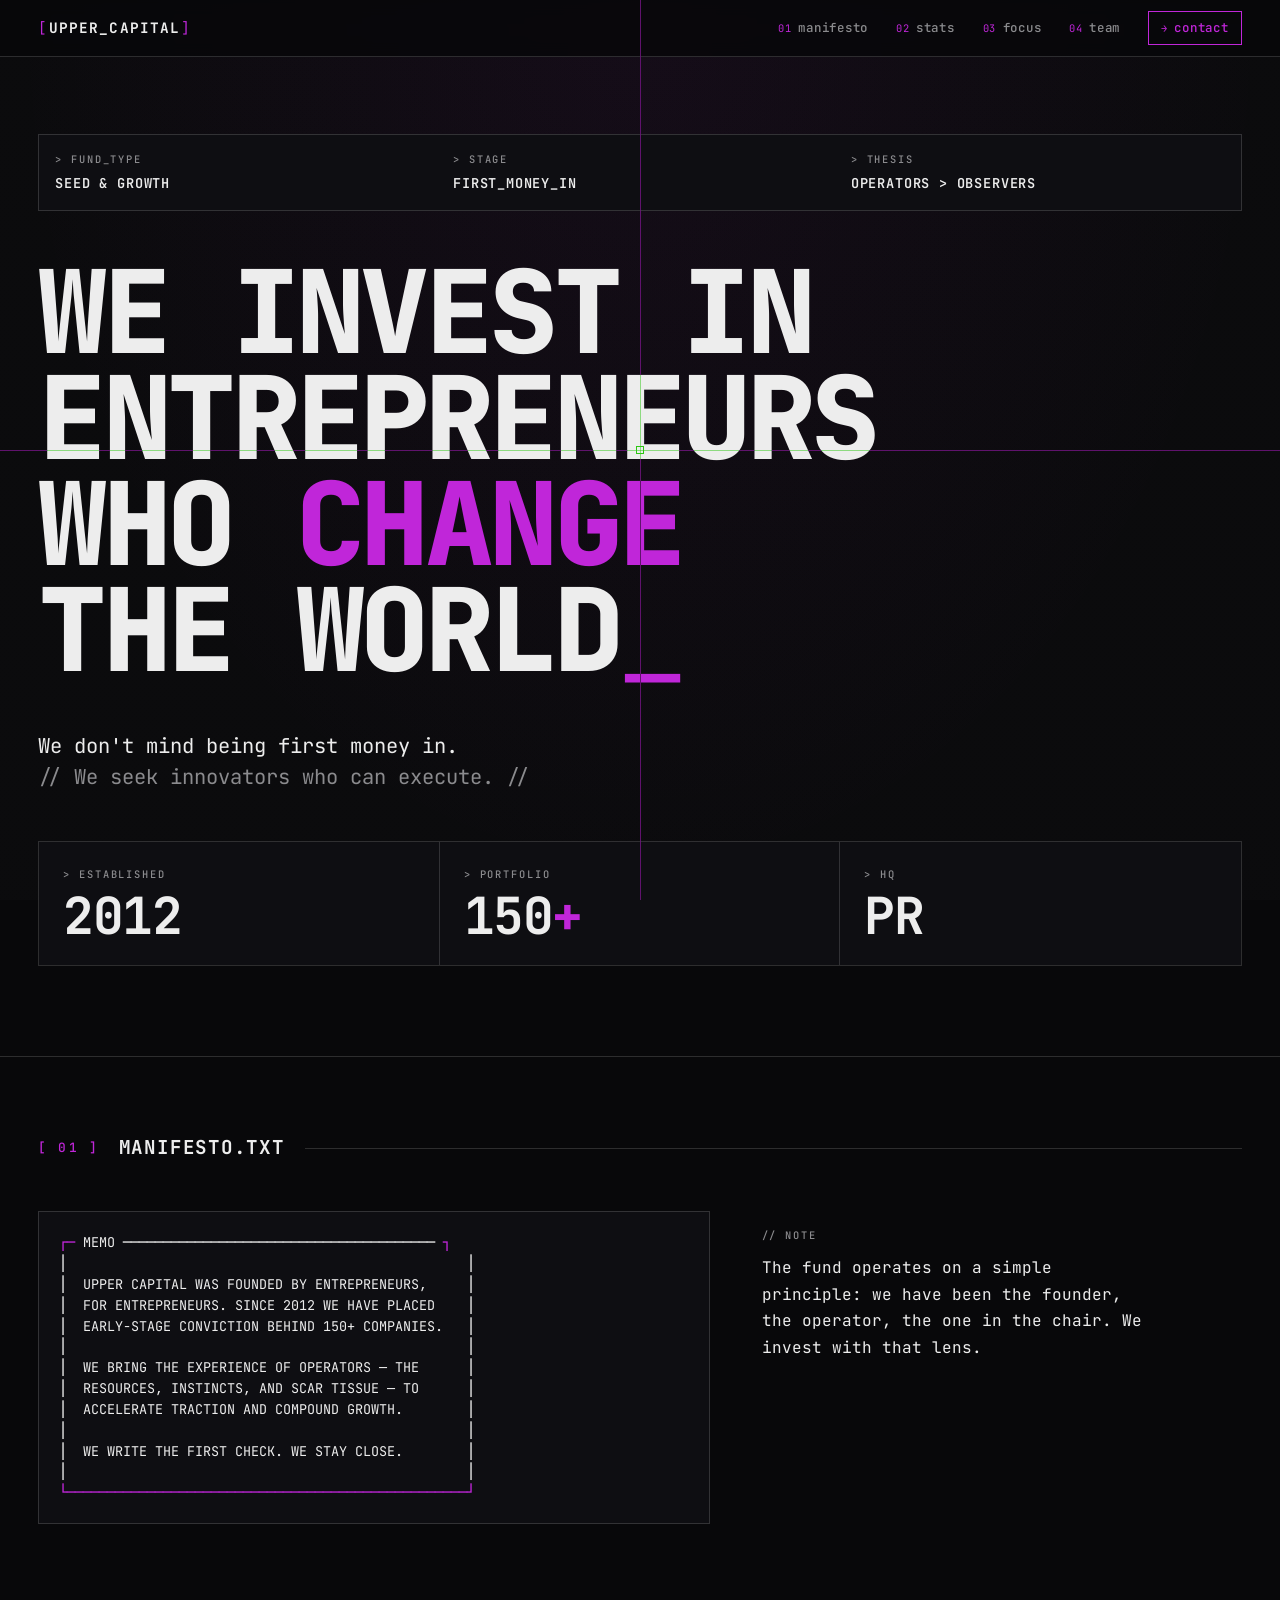
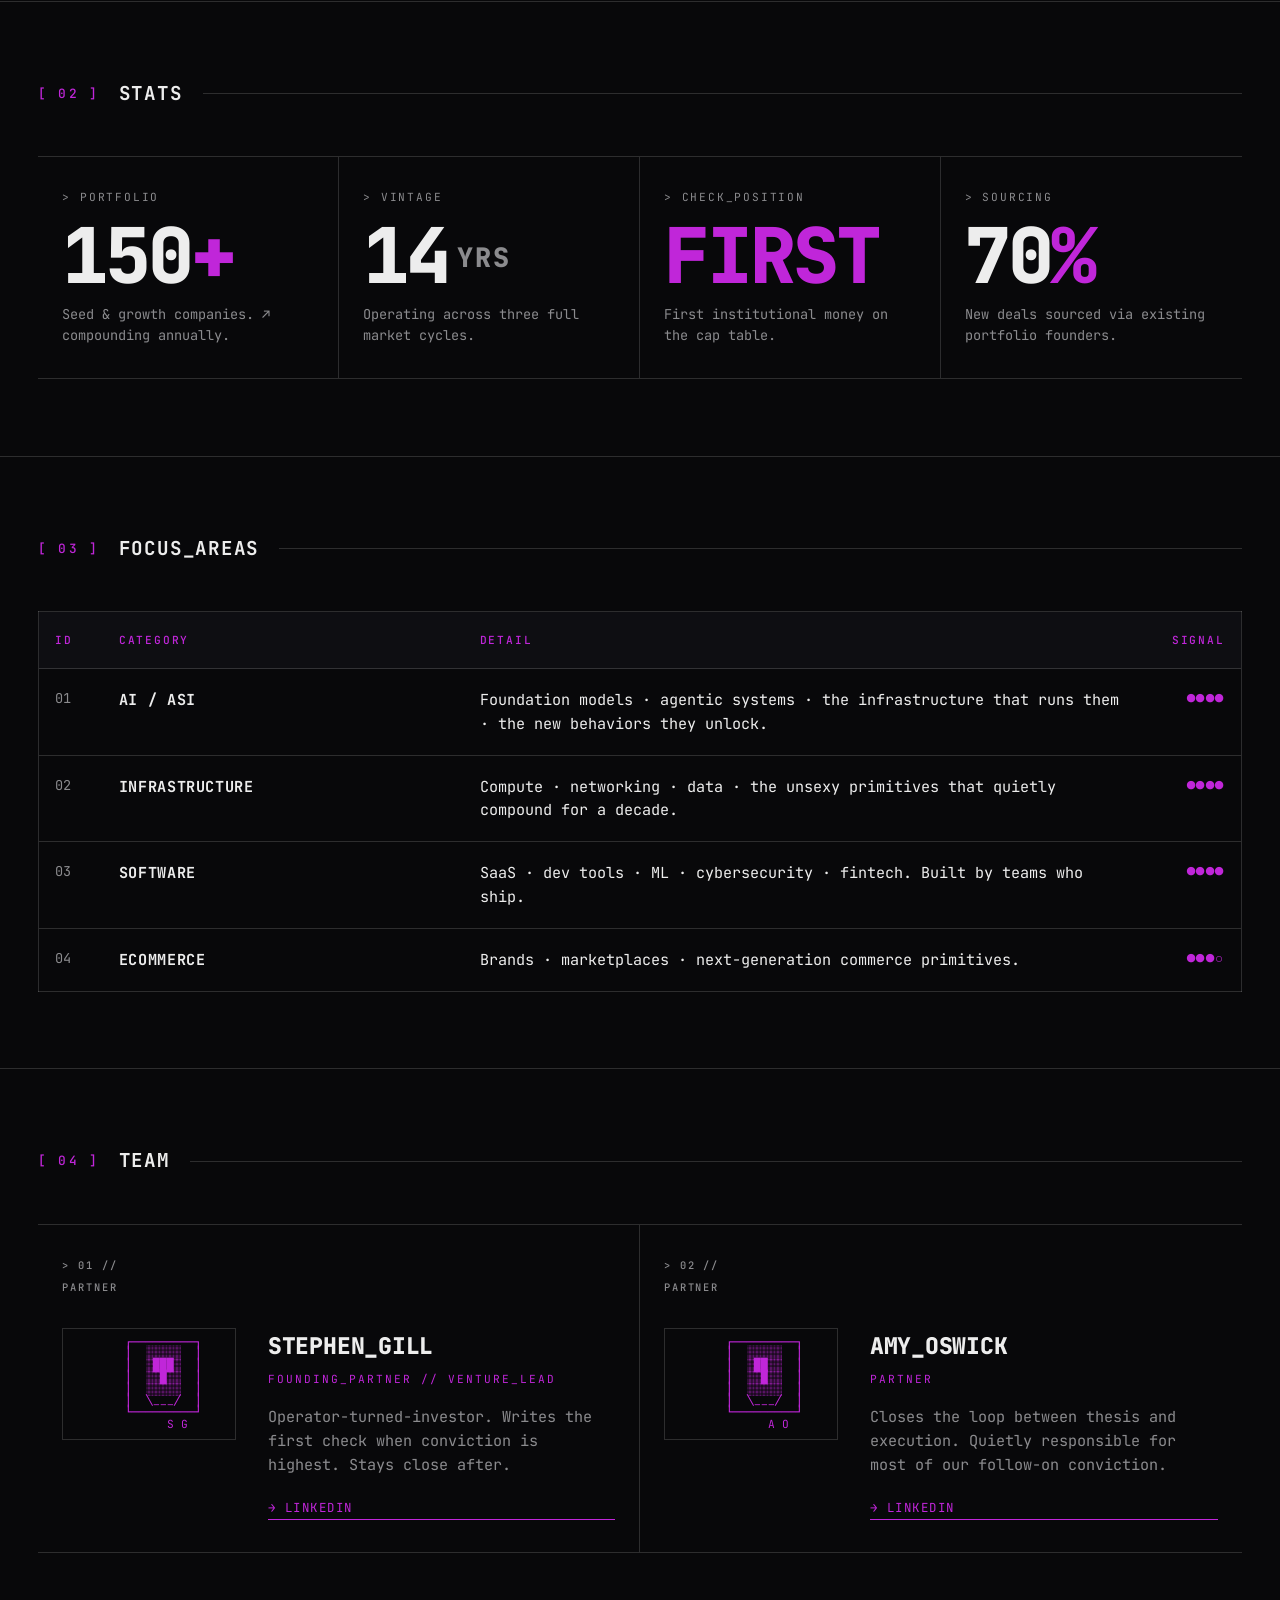
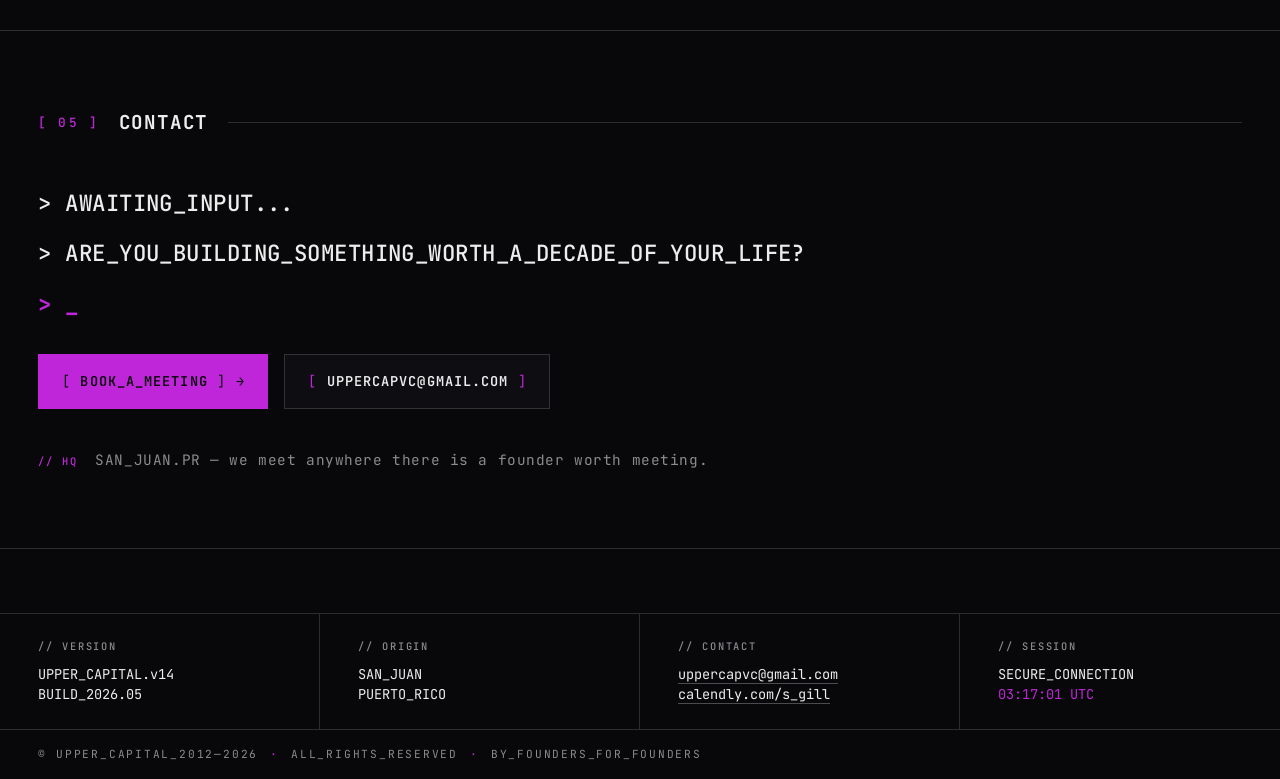
<file: index.html>
<!DOCTYPE html>
<html lang="en">
<head>
  <meta charset="UTF-8" />
  <meta name="viewport" content="width=device-width, initial-scale=1.0" />
  <title>Upper Capital // Vault</title>
  <meta name="description" content="Upper Capital — a seed and growth venture fund. Operators. First money in. San Juan, PR." />

  <!-- Fonts: JetBrains Mono dominant. Single-family discipline. -->
  <link rel="preconnect" href="https://fonts.googleapis.com" />
  <link rel="preconnect" href="https://fonts.gstatic.com" crossorigin />
  <link rel="stylesheet" href="https://fonts.googleapis.com/css2?family=JetBrains+Mono:ital,wght@0,100..800;1,100..800&display=swap" />

  <link rel="stylesheet" href="styles.css" />
</head>
<body>

  <!-- Crosshair cursor (visual marker) -->
  <div class="crosshair" id="crosshair" aria-hidden="true">
    <span class="crosshair__v"></span>
    <span class="crosshair__h"></span>
    <span class="crosshair__dot"></span>
  </div>

  <!-- ============================================================
       NAV
       ============================================================ -->
  <nav class="nav">
    <div class="nav__inner">
      <a class="nav__brand" href="#top">
        <span class="brackets">[</span>UPPER_CAPITAL<span class="brackets">]</span>
      </a>
      <div class="nav__links">
        <a href="#manifesto"><span class="num">01</span> manifesto</a>
        <a href="#stats"><span class="num">02</span> stats</a>
        <a href="#focus"><span class="num">03</span> focus</a>
        <a href="#team"><span class="num">04</span> team</a>
        <a href="#contact" class="nav__cta"><span class="num">→</span> contact</a>
      </div>
    </div>
  </nav>

  <main id="top">

    <!-- ============================================================
         HERO
         ============================================================ -->
    <section class="hero">
      <div class="hero__grid">
        <div class="hero__meta">
          <div class="meta-block">
            <span class="meta-label">> FUND_TYPE</span>
            <span class="meta-value">SEED &amp; GROWTH</span>
          </div>
          <div class="meta-block">
            <span class="meta-label">> STAGE</span>
            <span class="meta-value">FIRST_MONEY_IN</span>
          </div>
          <div class="meta-block">
            <span class="meta-label">> THESIS</span>
            <span class="meta-value">OPERATORS &gt; OBSERVERS</span>
          </div>
        </div>

        <h1 class="hero__headline">
          <span class="line">WE INVEST IN</span>
          <span class="line">ENTREPRENEURS</span>
          <span class="line"><span class="hl">WHO <span data-scramble="CHANGE">CHANGE</span></span></span>
          <span class="line">THE WORLD<span class="caret">_</span></span>
        </h1>

        <div class="hero__deck">
          <p>
            We don't mind being first money in.
            <br/>
            <span class="muted">// We seek innovators who can execute. //</span>
          </p>
        </div>

        <div class="hero__footer">
          <div class="frame">
            <span class="meta-label">> ESTABLISHED</span>
            <span class="meta-value-lg">2012</span>
          </div>
          <div class="frame">
            <span class="meta-label">> PORTFOLIO</span>
            <span class="meta-value-lg">150<span class="hl">+</span></span>
          </div>
          <div class="frame">
            <span class="meta-label">> HQ</span>
            <span class="meta-value-lg">PR</span>
          </div>
        </div>
      </div>
    </section>

    <!-- ============================================================
         MANIFESTO
         ============================================================ -->
    <section class="manifesto" id="manifesto">
      <header class="section-head">
        <span class="section-head__num">[ 01 ]</span>
        <h2 class="section-head__title">MANIFESTO.txt</h2>
        <span class="section-head__rule"></span>
      </header>

      <div class="manifesto__body">
        <pre class="ascii-box"><span class="hl">┌─</span> MEMO ─────────────────────────────────────── <span class="hl">┐</span>
│                                                  │
│  UPPER CAPITAL WAS FOUNDED BY ENTREPRENEURS,     │
│  FOR ENTREPRENEURS. SINCE 2012 WE HAVE PLACED    │
│  EARLY-STAGE CONVICTION BEHIND 150+ COMPANIES.   │
│                                                  │
│  WE BRING THE EXPERIENCE OF OPERATORS — THE      │
│  RESOURCES, INSTINCTS, AND SCAR TISSUE — TO      │
│  ACCELERATE TRACTION AND COMPOUND GROWTH.        │
│                                                  │
│  WE WRITE THE FIRST CHECK. WE STAY CLOSE.        │
│                                                  │
<span class="hl">└──────────────────────────────────────────────────┘</span></pre>

        <div class="manifesto__caption">
          <span class="meta-label">// note</span>
          <p>The fund operates on a simple principle: we have been the founder, the operator, the one in the chair. We invest with that lens.</p>
        </div>
      </div>
    </section>

    <!-- ============================================================
         STATS
         ============================================================ -->
    <section class="stats" id="stats">
      <header class="section-head">
        <span class="section-head__num">[ 02 ]</span>
        <h2 class="section-head__title">STATS</h2>
        <span class="section-head__rule"></span>
      </header>

      <div class="stats__grid">
        <article class="stat">
          <div class="stat__label">> PORTFOLIO</div>
          <div class="stat__value">150<span class="hl">+</span></div>
          <div class="stat__detail">Seed &amp; growth companies. ↗ compounding annually.</div>
        </article>

        <article class="stat">
          <div class="stat__label">> VINTAGE</div>
          <div class="stat__value">14<span class="muted suffix">YRS</span></div>
          <div class="stat__detail">Operating across three full market cycles.</div>
        </article>

        <article class="stat stat--accent">
          <div class="stat__label">> CHECK_POSITION</div>
          <div class="stat__value">FIRST</div>
          <div class="stat__detail">First institutional money on the cap table.</div>
        </article>

        <article class="stat">
          <div class="stat__label">> SOURCING</div>
          <div class="stat__value">70<span class="hl">%</span></div>
          <div class="stat__detail">New deals sourced via existing portfolio founders.</div>
        </article>
      </div>
    </section>

    <!-- ============================================================
         FOCUS
         ============================================================ -->
    <section class="focus" id="focus">
      <header class="section-head">
        <span class="section-head__num">[ 03 ]</span>
        <h2 class="section-head__title">FOCUS_AREAS</h2>
        <span class="section-head__rule"></span>
      </header>

      <table class="focus-table">
        <thead>
          <tr>
            <th class="w-id">ID</th>
            <th class="w-cat">CATEGORY</th>
            <th>DETAIL</th>
            <th class="w-sig">SIGNAL</th>
          </tr>
        </thead>
        <tbody>
          <tr>
            <td class="cell-id">01</td>
            <td class="cell-cat">AI / ASI</td>
            <td>Foundation models · agentic systems · the infrastructure that runs them · the new behaviors they unlock.</td>
            <td class="cell-sig hl">●●●●</td>
          </tr>
          <tr>
            <td class="cell-id">02</td>
            <td class="cell-cat">INFRASTRUCTURE</td>
            <td>Compute · networking · data · the unsexy primitives that quietly compound for a decade.</td>
            <td class="cell-sig hl">●●●●</td>
          </tr>
          <tr>
            <td class="cell-id">03</td>
            <td class="cell-cat">SOFTWARE</td>
            <td>SaaS · dev tools · ML · cybersecurity · fintech. Built by teams who ship.</td>
            <td class="cell-sig hl">●●●●</td>
          </tr>
          <tr>
            <td class="cell-id">04</td>
            <td class="cell-cat">ECOMMERCE</td>
            <td>Brands · marketplaces · next-generation commerce primitives.</td>
            <td class="cell-sig hl">●●●○</td>
          </tr>
        </tbody>
      </table>
    </section>

    <!-- ============================================================
         TEAM
         ============================================================ -->
    <section class="team" id="team">
      <header class="section-head">
        <span class="section-head__num">[ 04 ]</span>
        <h2 class="section-head__title">TEAM</h2>
        <span class="section-head__rule"></span>
      </header>

      <div class="team__grid">
        <article class="member">
          <div class="member__id">
            <span class="meta-label">> 01 //</span>
            <span class="meta-label">PARTNER</span>
          </div>
          <div class="member__portrait" aria-hidden="true">
            <pre class="ascii-portrait">    ┌─────────┐
    │  ░░░░░  │
    │  ░███░  │
    │  ░░█░░  │
    │  ░░░░░  │
    │  ╲___╱  │
    └─────────┘
        S G</pre>
          </div>
          <div class="member__body">
            <h3>STEPHEN_GILL</h3>
            <p class="role">FOUNDING_PARTNER // VENTURE_LEAD</p>
            <p class="bio">Operator-turned-investor. Writes the first check when conviction is highest. Stays close after.</p>
            <a class="member__link" href="https://linkedin.com/in/sjgill/" target="_blank" rel="noopener">→ LINKEDIN</a>
          </div>
        </article>

        <article class="member">
          <div class="member__id">
            <span class="meta-label">> 02 //</span>
            <span class="meta-label">PARTNER</span>
          </div>
          <div class="member__portrait" aria-hidden="true">
            <pre class="ascii-portrait">    ┌─────────┐
    │  ░░░░░  │
    │  ░██░░  │
    │  ░░█░░  │
    │  ░░░░░  │
    │  ╲___╱  │
    └─────────┘
        A O</pre>
          </div>
          <div class="member__body">
            <h3>AMY_OSWICK</h3>
            <p class="role">PARTNER</p>
            <p class="bio">Closes the loop between thesis and execution. Quietly responsible for most of our follow-on conviction.</p>
            <a class="member__link" href="https://linkedin.com/in/amyoswick/" target="_blank" rel="noopener">→ LINKEDIN</a>
          </div>
        </article>
      </div>
    </section>

    <!-- ============================================================
         CONTACT
         ============================================================ -->
    <section class="contact" id="contact">
      <header class="section-head">
        <span class="section-head__num">[ 05 ]</span>
        <h2 class="section-head__title">CONTACT</h2>
        <span class="section-head__rule"></span>
      </header>

      <div class="contact__terminal">
        <div class="terminal-line">> AWAITING_INPUT...</div>
        <div class="terminal-line">> ARE_YOU_BUILDING_SOMETHING_WORTH_A_DECADE_OF_YOUR_LIFE?</div>
        <div class="terminal-line"><span class="hl">> _</span></div>

        <div class="contact__actions">
          <a class="cta cta--primary" href="https://calendly.com/s_gill" target="_blank" rel="noopener">
            <span class="bracket">[</span>
            <span>BOOK_A_MEETING</span>
            <span class="bracket">]</span>
            <span class="arrow">→</span>
          </a>
          <a class="cta cta--secondary" href="mailto:uppercapvc@gmail.com">
            <span class="bracket">[</span>
            <span>UPPERCAPVC@GMAIL.COM</span>
            <span class="bracket">]</span>
          </a>
        </div>

        <p class="contact__note">
          <span class="meta-label">// hq</span>
          SAN_JUAN.PR — we meet anywhere there is a founder worth meeting.
        </p>
      </div>
    </section>

  </main>

  <!-- ============================================================
       FOOTER — system status
       ============================================================ -->
  <footer class="footer">
    <div class="footer__inner">
      <div class="footer__col">
        <span class="meta-label">// version</span>
        <p>UPPER_CAPITAL.v14<br/>BUILD_2026.05</p>
      </div>
      <div class="footer__col">
        <span class="meta-label">// origin</span>
        <p>SAN_JUAN<br/>PUERTO_RICO</p>
      </div>
      <div class="footer__col">
        <span class="meta-label">// contact</span>
        <p><a href="mailto:uppercapvc@gmail.com">uppercapvc@gmail.com</a><br/><a href="https://calendly.com/s_gill" target="_blank" rel="noopener">calendly.com/s_gill</a></p>
      </div>
      <div class="footer__col">
        <span class="meta-label">// session</span>
        <p>SECURE_CONNECTION<br/><span class="hl" id="footer-time">--:--:--</span></p>
      </div>
    </div>
    <div class="footer__strip">
      <span>© UPPER_CAPITAL_2012—2026</span>
      <span>·</span>
      <span>ALL_RIGHTS_RESERVED</span>
      <span>·</span>
      <span>BY_FOUNDERS_FOR_FOUNDERS</span>
    </div>
  </footer>

  <script src="script.js" defer></script>
</body>
</html>
</file>
<file: styles.css>
/* ============================================================
   VAULT — Concept 02
   Brutalist / mono / industrial.
   Single-family discipline. Hard contrast. Ruled blocks.
   ============================================================ */

/* ----- TOKENS ---------------------------------------------- */
:root {
  --bg:        #08080a;
  --bg-up:     #0e0e12;
  --bg-card:   #111114;
  --ink:       #ededed;
  --ink-mute:  #8b8b8e;
  --ink-dim:   #4a4a4f;

  /* Electric fuchsia — the single hot accent */
  --hl:        #c026d9;
  --hl-deep:   #a21caf;

  --rule:      rgba(237, 237, 237, 0.16);
  --rule-soft: rgba(237, 237, 237, 0.08);
  --rule-hl:   rgba(192, 38, 217, 0.4);

  --font:      "JetBrains Mono", ui-monospace, "SF Mono", Menlo, monospace;

  --margin:    clamp(1rem, 3vw, 2.5rem);
  --max:       1440px;
}

/* ----- RESET ----------------------------------------------- */
*, *::before, *::after { box-sizing: border-box; }
* { margin: 0; padding: 0; }

html { scroll-behavior: smooth; overflow-x: hidden; }
body {
  background: var(--bg);
  color: var(--ink);
  font-family: var(--font);
  font-size: 14px;
  line-height: 1.55;
  font-weight: 400;
  -webkit-font-smoothing: antialiased;
  -moz-osx-font-smoothing: grayscale;
  /* Tight scanline texture */
  background-image:
    linear-gradient(180deg, transparent 0px, transparent 3px, rgba(255,255,255,0.012) 3px, rgba(255,255,255,0.012) 4px),
    radial-gradient(ellipse at 50% 0%, rgba(192, 38, 217, 0.06), transparent 70%);
  background-attachment: fixed;
  overflow-x: hidden;
  cursor: none;
}

a { color: inherit; text-decoration: none; }
button { font: inherit; cursor: none; }

::selection { background: var(--hl); color: var(--bg); }

/* ----- UTILITIES ------------------------------------------- */
.hl { color: var(--hl); }
.muted { color: var(--ink-mute); }
.brackets { color: var(--hl); }

/* ============================================================
   CROSSHAIR CURSOR
   ============================================================ */
.crosshair {
  position: fixed;
  top: 0; left: 0;
  pointer-events: none;
  z-index: 9999;
  width: 1px;
  height: 1px;
  mix-blend-mode: difference;
}
.crosshair__v, .crosshair__h {
  position: fixed;
  background: rgba(192, 38, 217, 0.5);
  pointer-events: none;
}
.crosshair__v { width: 1px; height: 100vh; top: 0; }
.crosshair__h { width: 100vw; height: 1px; left: 0; }
.crosshair__dot {
  position: fixed;
  width: 8px; height: 8px;
  border: 1px solid var(--hl);
  transform: translate(-50%, -50%);
  pointer-events: none;
  transition: width 0.15s ease, height 0.15s ease;
}
.crosshair.is-hover .crosshair__dot {
  width: 24px;
  height: 24px;
  background: rgba(192, 38, 217, 0.1);
}

@media (hover: none), (pointer: coarse) {
  body { cursor: auto; }
  .crosshair { display: none; }
  a, button { cursor: pointer; }
}

/* ============================================================
   NAV
   ============================================================ */
.nav {
  position: sticky;
  top: 0;
  z-index: 40;
  background: rgba(8, 8, 10, 0.85);
  backdrop-filter: blur(8px);
  -webkit-backdrop-filter: blur(8px);
  border-bottom: 1px solid var(--rule);
}
.nav__inner {
  max-width: var(--max);
  margin: 0 auto;
  padding: 0 var(--margin);
  display: flex;
  align-items: center;
  justify-content: space-between;
  height: 56px;
}
.nav__brand {
  font-weight: 700;
  font-size: 0.9rem;
  letter-spacing: 0.08em;
}
.nav__brand .brackets { color: var(--hl); font-weight: 400; }

.nav__links {
  display: flex;
  gap: 1.75rem;
  align-items: center;
}
.nav__links a {
  font-size: 0.78rem;
  letter-spacing: 0.06em;
  color: var(--ink-mute);
  font-weight: 500;
  position: relative;
  display: inline-flex;
  align-items: baseline;
  gap: 0.4rem;
  transition: color 0.15s linear;
}
.nav__links a:hover { color: var(--hl); }
.nav__links a .num { color: var(--hl); font-size: 0.65rem; font-weight: 400; }
.nav__links a.nav__cta { color: var(--hl); padding: 0.4rem 0.75rem; border: 1px solid var(--hl); }
.nav__links a.nav__cta:hover { background: var(--hl); color: var(--bg); }

@media (max-width: 720px) {
  .nav__links { gap: 0.9rem; }
  .nav__links a:not(.nav__cta) { display: none; }
}

/* ============================================================
   META BLOCKS (used in hero + elsewhere)
   ============================================================ */
.meta-label {
  font-size: 0.65rem;
  letter-spacing: 0.18em;
  color: var(--ink-mute);
  text-transform: uppercase;
  font-weight: 500;
  display: inline-block;
}
.meta-value {
  font-size: 0.85rem;
  letter-spacing: 0.06em;
  color: var(--ink);
  font-weight: 600;
}
.meta-value-lg {
  font-size: clamp(2rem, 4vw, 3.2rem);
  font-weight: 700;
  letter-spacing: -0.03em;
  color: var(--ink);
  line-height: 1;
}

/* ============================================================
   SECTION HEADS
   ============================================================ */
.section-head {
  display: flex;
  align-items: center;
  gap: 1.25rem;
  padding: 0 var(--margin);
  max-width: var(--max);
  margin: 0 auto clamp(2rem, 4vw, 3rem);
}
.section-head__num {
  color: var(--hl);
  font-size: 0.8rem;
  letter-spacing: 0.16em;
  font-weight: 500;
}
.section-head__title {
  font-size: clamp(1.1rem, 1.5vw, 1.4rem);
  letter-spacing: 0.04em;
  font-weight: 700;
  color: var(--ink);
  text-transform: uppercase;
}
.section-head__rule {
  flex: 1;
  height: 1px;
  background: var(--rule);
}

/* ============================================================
   HERO
   ============================================================ */
.hero {
  padding: clamp(3rem, 6vw, 5rem) var(--margin) clamp(4rem, 7vw, 6rem);
  max-width: var(--max);
  margin: 0 auto;
  border-bottom: 1px solid var(--rule);
}
.hero__grid {
  display: grid;
  gap: clamp(2rem, 4vw, 3rem);
}

.hero__meta {
  display: grid;
  grid-template-columns: repeat(3, 1fr);
  gap: clamp(0.75rem, 2vw, 1.5rem);
  border: 1px solid var(--rule);
  padding: 1rem;
  background: var(--bg-up);
}
@media (max-width: 720px) {
  .hero__meta { grid-template-columns: 1fr; }
}
.meta-block { display: grid; gap: 0.4rem; }

.hero__headline {
  font-size: clamp(2.5rem, 9vw, 8rem);
  font-weight: 800;
  letter-spacing: -0.04em;
  line-height: 0.92;
  color: var(--ink);
  text-transform: uppercase;
}
.hero__headline .line {
  display: block;
  overflow: hidden;
}
.hero__headline .line > * {
  display: inline-block;
  animation: lift 0.85s cubic-bezier(0.2, 0.7, 0.15, 1) backwards;
}
.hero__headline .line:nth-child(1) > * { animation-delay: 0.05s; }
.hero__headline .line:nth-child(2) > * { animation-delay: 0.15s; }
.hero__headline .line:nth-child(3) > * { animation-delay: 0.25s; }
.hero__headline .line:nth-child(4) > * { animation-delay: 0.35s; }

.hero__headline .hl {
  color: var(--ink);
}
.hero__headline [data-scramble] {
  color: var(--hl);
  display: inline-block;
  min-width: 5ch;
}
.hero__headline .caret {
  color: var(--hl);
  font-weight: 400;
  animation: caret 1.2s infinite;
}
@keyframes caret { 0%,50% { opacity:1; } 51%,100% { opacity:0; } }
@keyframes lift {
  from { transform: translateY(100%); }
  to   { transform: translateY(0); }
}

.hero__deck p {
  font-size: clamp(1rem, 1.6vw, 1.3rem);
  line-height: 1.5;
  max-width: 60ch;
  color: var(--ink);
}

.hero__footer {
  display: grid;
  grid-template-columns: repeat(3, 1fr);
  border: 1px solid var(--rule);
}
@media (max-width: 720px) {
  .hero__footer { grid-template-columns: 1fr; }
}
.frame {
  padding: 1.5rem;
  border-right: 1px solid var(--rule);
  display: grid;
  gap: 0.5rem;
  background: var(--bg-up);
}
.frame:last-child { border-right: none; }
@media (max-width: 720px) {
  .frame { border-right: none; border-bottom: 1px solid var(--rule); }
  .frame:last-child { border-bottom: none; }
}

/* ============================================================
   MANIFESTO
   ============================================================ */
.manifesto {
  padding: clamp(3rem, 6vw, 5rem) 0;
  max-width: var(--max);
  margin: 0 auto;
  border-bottom: 1px solid var(--rule);
}
.manifesto__body {
  padding: 0 var(--margin);
  display: grid;
  grid-template-columns: 1.4fr 1fr;
  gap: clamp(2rem, 4vw, 4rem);
  align-items: start;
}
@media (max-width: 920px) { .manifesto__body { grid-template-columns: 1fr; } }

.ascii-box {
  font-family: var(--font);
  font-size: clamp(0.6rem, 1.05vw, 0.95rem);
  line-height: 1.55;
  color: var(--ink);
  background: var(--bg-up);
  padding: 1.25rem;
  border: 1px solid var(--rule);
  overflow-x: auto;
  white-space: pre;
  letter-spacing: 0;
}

.manifesto__caption { display: grid; gap: 0.75rem; align-content: start; padding-top: 1rem; }
.manifesto__caption p {
  font-size: 1rem;
  line-height: 1.65;
  color: var(--ink);
  max-width: 38ch;
}

/* ============================================================
   STATS
   ============================================================ */
.stats {
  padding: clamp(3rem, 6vw, 5rem) 0;
  max-width: var(--max);
  margin: 0 auto;
  border-bottom: 1px solid var(--rule);
}
.stats__grid {
  display: grid;
  grid-template-columns: repeat(4, 1fr);
  gap: 0;
  border-top: 1px solid var(--rule);
  border-bottom: 1px solid var(--rule);
  margin: 0 var(--margin);
}
@media (max-width: 920px) { .stats__grid { grid-template-columns: 1fr 1fr; } }
@media (max-width: 540px) { .stats__grid { grid-template-columns: 1fr; } }

.stat {
  padding: 2rem 1.5rem;
  border-right: 1px solid var(--rule);
  display: grid;
  gap: 1rem;
  transition: background 0.2s linear;
}
.stat:last-child { border-right: none; }
.stat:hover { background: var(--bg-up); }
@media (max-width: 920px) {
  .stat:nth-child(2n) { border-right: none; }
  .stat:nth-child(1), .stat:nth-child(2) { border-bottom: 1px solid var(--rule); }
}
@media (max-width: 540px) {
  .stat { border-right: none; border-bottom: 1px solid var(--rule); }
  .stat:last-child { border-bottom: none; }
}

.stat__label {
  font-size: 0.7rem;
  letter-spacing: 0.16em;
  color: var(--ink-mute);
}
.stat__value {
  font-size: clamp(3rem, 6vw, 5rem);
  font-weight: 800;
  letter-spacing: -0.04em;
  line-height: 0.85;
  color: var(--ink);
}
.stat__value .suffix { font-size: 0.35em; margin-left: 0.3em; letter-spacing: 0.08em; vertical-align: 0.6em; }
.stat__detail {
  font-size: 0.85rem;
  line-height: 1.55;
  color: var(--ink-mute);
  max-width: 36ch;
}
.stat--accent .stat__value { color: var(--hl); }

/* ============================================================
   FOCUS TABLE
   ============================================================ */
.focus {
  padding: clamp(3rem, 6vw, 5rem) 0;
  max-width: var(--max);
  margin: 0 auto;
  border-bottom: 1px solid var(--rule);
}
.focus-table {
  width: calc(100% - 2 * var(--margin));
  margin: 0 var(--margin);
  border-collapse: collapse;
  font-size: 0.95rem;
  border: 1px solid var(--rule);
}
.focus-table th, .focus-table td {
  padding: 1.2rem 1rem;
  text-align: left;
  vertical-align: top;
  border-bottom: 1px solid var(--rule);
}
.focus-table tbody tr:last-child td { border-bottom: none; }
.focus-table th {
  font-size: 0.7rem;
  letter-spacing: 0.16em;
  color: var(--hl);
  font-weight: 500;
  background: var(--bg-up);
  border-bottom: 1px solid var(--rule);
}
.focus-table .w-id { width: 64px; }
.focus-table .w-cat { width: 30%; }
.focus-table .w-sig { width: 100px; text-align: right; }

.focus-table .cell-id {
  color: var(--ink-mute);
  font-size: 0.85rem;
}
.focus-table .cell-cat {
  font-weight: 700;
  color: var(--ink);
  letter-spacing: 0.04em;
}
.focus-table .cell-sig {
  text-align: right;
  font-size: 0.85rem;
  letter-spacing: 0.1em;
}
.focus-table tbody tr {
  transition: background 0.15s linear;
}
.focus-table tbody tr:hover {
  background: rgba(192, 38, 217, 0.04);
}
@media (max-width: 720px) {
  .focus-table { font-size: 0.82rem; }
  .focus-table .w-cat { width: auto; }
  .focus-table .w-sig { display: none; }
  .focus-table .cell-sig { display: none; }
  .focus-table th.w-sig { display: none; }
  .focus-table th, .focus-table td { padding: 0.75rem 0.6rem; }
}

/* ============================================================
   TEAM
   ============================================================ */
.team {
  padding: clamp(3rem, 6vw, 5rem) 0;
  max-width: var(--max);
  margin: 0 auto;
  border-bottom: 1px solid var(--rule);
}
.team__grid {
  display: grid;
  grid-template-columns: 1fr 1fr;
  gap: 0;
  border-top: 1px solid var(--rule);
  border-bottom: 1px solid var(--rule);
  margin: 0 var(--margin);
}
@media (max-width: 820px) { .team__grid { grid-template-columns: 1fr; } }

.member {
  padding: 2rem 1.5rem;
  border-right: 1px solid var(--rule);
  display: grid;
  grid-template-columns: 1fr 2fr;
  gap: 2rem;
  align-items: start;
  transition: background 0.2s linear;
}
.member:hover { background: var(--bg-up); }
.member:last-child { border-right: none; }
@media (max-width: 820px) {
  .member { border-right: none; border-bottom: 1px solid var(--rule); grid-template-columns: 1fr; }
  .member:last-child { border-bottom: none; }
}

.member__id {
  display: grid;
  gap: 0.4rem;
  grid-column: 1 / -1;
}
.member__portrait {
  background: var(--bg);
  border: 1px solid var(--rule);
  padding: 0.5rem;
  overflow: hidden;
}
.ascii-portrait {
  font-family: var(--font);
  font-size: 0.7rem;
  line-height: 1.05;
  color: var(--hl);
  white-space: pre;
  text-align: center;
}
.member__body { display: grid; gap: 0.5rem; }
.member__body h3 {
  font-size: clamp(1.2rem, 1.8vw, 1.6rem);
  font-weight: 800;
  letter-spacing: -0.01em;
  color: var(--ink);
}
.member .role {
  font-size: 0.7rem;
  letter-spacing: 0.18em;
  color: var(--hl);
  margin-bottom: 0.5rem;
}
.member .bio {
  font-size: 0.95rem;
  line-height: 1.6;
  color: var(--ink-mute);
  max-width: 38ch;
}
.member__link {
  margin-top: 0.75rem;
  display: inline-block;
  font-size: 0.78rem;
  letter-spacing: 0.12em;
  color: var(--hl);
  border-bottom: 1px solid var(--hl);
  padding-bottom: 0.15rem;
  transition: opacity 0.15s linear;
}
.member__link:hover { opacity: 0.75; }

/* ============================================================
   CONTACT
   ============================================================ */
.contact {
  padding: clamp(3rem, 6vw, 5rem) 0;
  max-width: var(--max);
  margin: 0 auto;
  border-bottom: 1px solid var(--rule);
}
.contact__terminal {
  padding: 0 var(--margin);
  display: grid;
  gap: 1rem;
}
.terminal-line {
  font-size: clamp(1rem, 2.5vw, 1.4rem);
  letter-spacing: 0.02em;
  color: var(--ink);
  font-weight: 500;
}
.terminal-line .hl { font-weight: 700; }

.contact__actions {
  display: flex;
  gap: 1rem;
  flex-wrap: wrap;
  margin-top: 1rem;
}
.cta {
  display: inline-flex;
  align-items: center;
  gap: 0.6rem;
  padding: 1rem 1.4rem;
  border: 1px solid var(--rule);
  font-size: 0.85rem;
  letter-spacing: 0.08em;
  color: var(--ink);
  transition: all 0.15s linear;
  font-weight: 600;
  background: var(--bg-up);
}
.cta:hover { border-color: var(--hl); color: var(--hl); }
.cta--primary { background: var(--hl); border-color: var(--hl); color: var(--bg); }
.cta--primary:hover { background: var(--bg); color: var(--hl); }
.cta .bracket { color: var(--hl); font-weight: 400; }
.cta--primary .bracket { color: var(--bg); }
.cta--primary:hover .bracket { color: var(--hl); }
.cta .arrow { transition: transform 0.15s linear; }
.cta:hover .arrow { transform: translateX(4px); }

.contact__note {
  font-size: 0.9rem;
  color: var(--ink-mute);
  letter-spacing: 0.04em;
  margin-top: 1.5rem;
}
.contact__note .meta-label { color: var(--hl); margin-right: 0.5rem; }

/* ============================================================
   FOOTER
   ============================================================ */
.footer {
  padding: clamp(3rem, 5vw, 4rem) 0 0;
  max-width: var(--max);
  margin: 0 auto;
}
.footer__inner {
  display: grid;
  grid-template-columns: repeat(4, 1fr);
  border-top: 1px solid var(--rule);
}
@media (max-width: 820px) { .footer__inner { grid-template-columns: 1fr 1fr; } }
@media (max-width: 480px) { .footer__inner { grid-template-columns: 1fr; } }

.footer__col {
  padding: 1.5rem var(--margin);
  border-right: 1px solid var(--rule);
  display: grid;
  gap: 0.6rem;
}
.footer__col:last-child { border-right: none; }
@media (max-width: 820px) {
  .footer__col { border-right: none; border-bottom: 1px solid var(--rule); }
  .footer__col:nth-child(2n) { border-right: none; }
  .footer__col:nth-child(odd) { border-right: 1px solid var(--rule); }
  .footer__col:last-child, .footer__col:nth-last-child(2) { border-bottom: none; }
}
.footer__col p {
  font-size: 0.85rem;
  line-height: 1.5;
  color: var(--ink);
}
.footer__col a { border-bottom: 1px solid var(--ink-dim); }
.footer__col a:hover { color: var(--hl); border-color: var(--hl); }

.footer__strip {
  padding: 1rem var(--margin);
  border-top: 1px solid var(--rule);
  display: flex;
  gap: 0.75rem;
  font-size: 0.7rem;
  letter-spacing: 0.16em;
  color: var(--ink-mute);
  flex-wrap: wrap;
}
.footer__strip span:nth-child(even) { color: var(--hl); }

@media (prefers-reduced-motion: reduce) {
  *, *::before, *::after {
    animation-duration: 0.01ms !important;
    transition-duration: 0.01ms !important;
  }
  .ticker__track { animation: none; }
}
</file>
